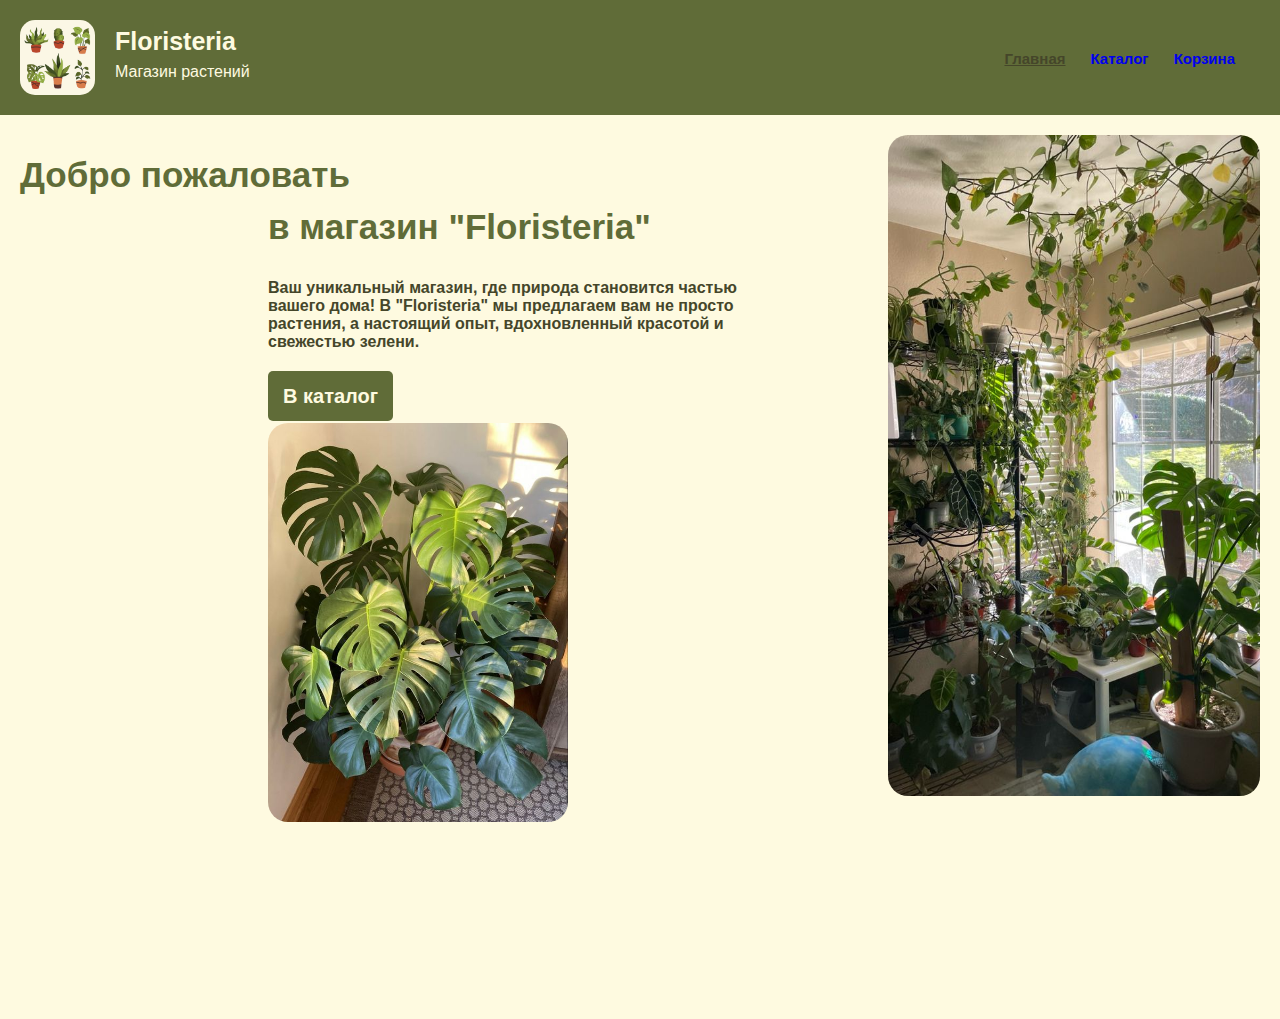
<file: index.html>
<!DOCTYPE html>
<html lang="en">
  <head>
    <meta charset="UTF-8" />
    <meta name="viewport" content="width=device-width, initial-scale=1.0" />
    <title>Document</title>
    <link rel="stylesheet" href="styles.css" />
  </head>
  <body>
    <header class="header">
      <div class="logo">
        <img src="img/5277698.jpg" alt="" class="logo-img" width="75px" />
        <p class="logo-title">Floristeria</p>
        <p class="logo-semi-title">Магазин растений</p>
      </div>

      <nav class="header-menu menu">
        <div class="menu-btn" onclick="burgerOpen()">
          <img src="img/burg.png" alt="" id="img-burger" />
        </div>
        <div class="menu-list-color">
          <ul class="menu-list">
            <li class="menu-it active">Главная</li>
            <li class="menu-it">
              <a href="cat.html" class="menu-list-link">Каталог</a>
            </li>

            <li class="menu-it">
              <a href="bag.html" class="menu-list-link">Корзина</a>
            </li>
          </ul>
        </div>
      </nav>
    </header>
    <div class="index-body">
      <div class="body-uslugi">
        <div class="title1">Добро пожаловать</div>
        <div class="title2">в магазин "Floristeria"</div>
        <div class="subtitle">
          Ваш уникальный магазин, где природа становится частью вашего дома! В
          "Floristeria" мы предлагаем вам не просто растения, а настоящий опыт,
          вдохновленный красотой и свежестью зелени.
        </div>
        <form class="to-cat" action="cat.html">
          <button class="btn-to-cat">В каталог</button>
        </form>
        <img src="img/plants-vibe.png" alt="" class="big" />
        <img src="img/plant-vibe2.png" alt="" class="small" />
        <!-- <button class="btn-down1"></button> -->
      </div>
    </div>
    <script src="script.js"></script>
  </body>
</html>
</file>
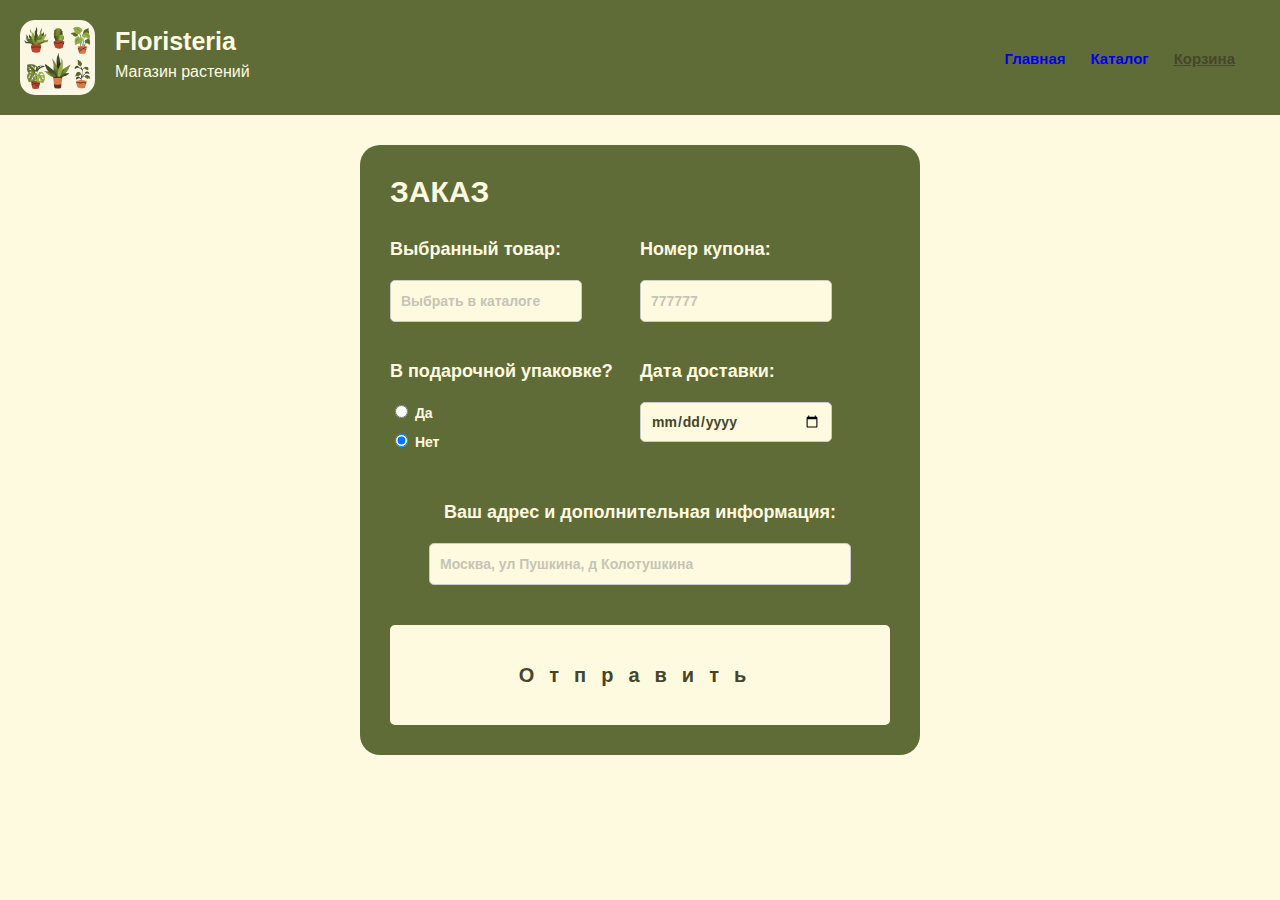
<file: bag.html>
<!DOCTYPE html>
<html lang="en">
  <head>
    <meta charset="UTF-8" />
    <meta name="viewport" content="width=device-width, initial-scale=1.0" />
    <title>Корзина</title>
    <link rel="stylesheet" href="styles.css" />
  </head>
  <body>
    <header class="header">
      <div class="logo">
        <img src="img/5277698.jpg" alt="" class="logo-img" width="75px" />
        <p class="logo-title">Floristeria</p>
        <p class="logo-semi-title">Магазин растений</p>
      </div>

      <nav class="header-menu menu">
        <div class="menu-btn" onclick="burgerOpen()">
          <img src="img/burg.png" alt="" id="img-burger" />
        </div>
        <div class="menu-list-color">
          <ul class="menu-list">
            <li class="menu-it">
              <a href="index.html" class="menu-list-link">Главная</a>
            </li>
            <li class="menu-it">
              <a href="cat.html" class="menu-list-link">Каталог</a>
            </li>
            <li class="menu-it active">Корзина</li>
          </ul>
        </div>
      </nav>
    </header>
    <div class="body-bag">
      <form action="submit_cart.php" method="get" class="form-body">
        <div class="form-title">ЗАКАЗ</div>
        <div class="product">
          <div class="form-label1">Выбранный товар:</div>
          <input
            class="form-input"
            type="text"
            id="productName"
            name="productName"
            placeholder="Выбрать в каталоге"
            readonly
          />
        </div>
        <div class="coupon">
          <div class="form-label1">Номер купона:</div>
          <input
            class="form-input"
            type="number"
            id="couponNumber"
            name="couponNumber"
            placeholder="777777"
          />
        </div>
        <div class="present-bag">
          <div class="form-label1">В подарочной упаковке?</div>
          <div class="radio-group">
            <label class="form-label-radio">
              <input type="radio" name="giftWrap" value="да" /> Да
            </label>
            <label class="form-label-radio">
              <input type="radio" name="giftWrap" value="нет" checked /> Нет
            </label>
          </div>
        </div>
        <div class="date-delivery">
          <div class="form-label1">Дата доставки:</div>
          <input
            class="form-input2"
            type="date"
            id="purchaseDate"
            name="purchaseDate"
          />
        </div>
        <div class="addres">
          <div class="form-label1">Ваш адрес и дополнительная информация:</div>
          <input
            class="form-input3"
            type="textarea"
            id="addres"
            name="addres"
            rows="5"
            placeholder="Москва, ул Пушкина, д Колотушкина"
          />
        </div>
        <input
          type="hidden"
          name="shopWish"
          value="с любовью ваша Floristeria"
        />

        <button class="form-btn" type="submit">Отправить</button>
      </form>
    </div>
    <script>
      const urlParams = new URLSearchParams(window.location.search);
      const productName = urlParams.get('productName');

      const productNameField = document.getElementById('productName');
      productNameField.value = productName;
    </script>

    <script src="script.js"></script>
  </body>
</html>
</file>
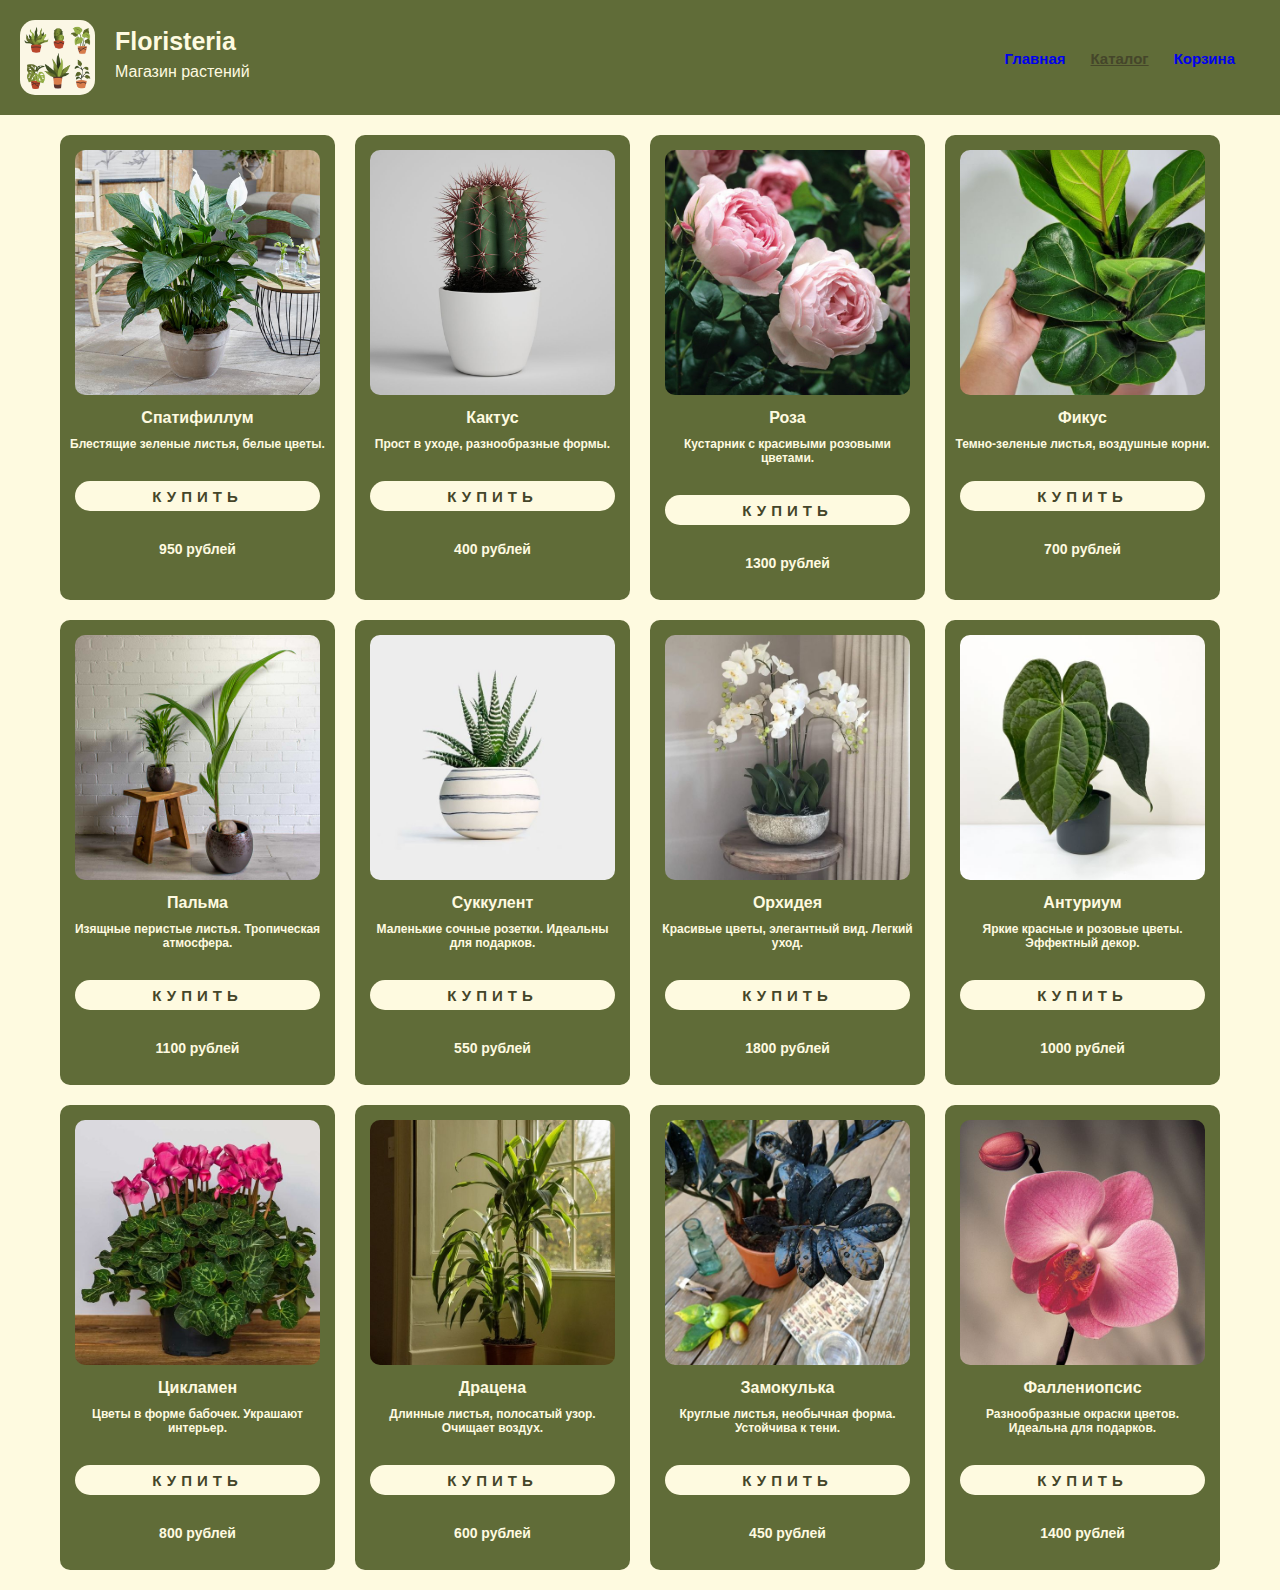
<file: cat.html>
<!DOCTYPE html>
<html lang="en">
  <head>
    <meta charset="UTF-8" />
    <meta name="viewport" content="width=device-width, initial-scale=1.0" />
    <title>Document</title>
    <link rel="stylesheet" href="styles.css" />
  </head>
  <body>
    <header class="header">
      <div class="logo">
        <img src="img/5277698.jpg" alt="" class="logo-img" width="75px" />
        <p class="logo-title">Floristeria</p>
        <p class="logo-semi-title">Магазин растений</p>
      </div>

      <nav class="header-menu menu">
        <div class="menu-btn" onclick="burgerOpen()">
          <img src="img/burg.png" alt="" id="img-burger" />
        </div>
        <div class="menu-list-color">
          <ul class="menu-list">
            <li class="menu-it">
              <a href="index.html" class="menu-list-link">Главная</a>
            </li>
            <li class="menu-it active">Каталог</li>
            <li class="menu-it">
              <a href="bag.html" class="menu-list-link">Корзина</a>
            </li>
          </ul>
        </div>
      </nav>
    </header>
    <div class="body-cat" id="cont"></div>
    <script src="script.js"></script>
    <script src="scriptCat.js"></script>
  </body>
</html>
</file>
<file: styles.css>
body {
  background-color: #fefae0;
  margin: 0;
  font-family: Verdana, Geneva, Tahoma, sans-serif;
}
.header {
  display: grid;
  background-color: #606c38;
  color: #fefae0;
  font-family: Verdana, Geneva, Tahoma, sans-serif;
  padding: 20px;
}
.logo {
  display: grid;
  grid-template-columns: min-content 1fr;
  column-gap: 20px;
}

.logo-title {
  margin: 0;
  align-self: center;
  font-weight: bold;
  font-size: 20px;
}

.logo-semi-title {
  margin: 0;
  align-self: flex-start;
  font-weight: 100;
}

.logo-img {
  border-radius: 15px;
}

.menu-list {
  list-style: none;
  padding: 0;
  margin: 0;
}

.active {
  color: #45462a;
  text-decoration: underline;
}

.header-menu {
  /* padding-right: 20px; */
}

.menu-list-link {
  text-decoration: none;
}

.menu-list-link:visited {
  color: #fefae0;
}

@media (width <= 712px) {
  .menu-list-color {
    background-color: transparent;
    margin-top: 30px;
    padding: 20px 0 30px 0;
  }

  .menu-list-open-color {
    background-color: #606c38;
  }
  .menu-list {
    display: none;
    row-gap: 15px;
    padding-left: 115px;
    font-size: 15px;
    font-weight: 700;
  }

  .menu-list-open {
    display: grid;
  }

  .logo-semi-title {
    display: none;
  }

  .logo-title {
    font-size: 30px;
  }

  .menu-btn {
    display: block;
    width: 50px;
    height: 50px;
    cursor: pointer;
    margin: 0;
    padding: 25px 25px 0 0;
    justify-self: end;
  }

  .menu {
    display: grid;
    padding-top: 10px;
  }

  .header-menu {
    position: absolute;
    left: 0;
    top: 0;
    right: 0;
  }
}

@media (width > 712px) {
  .menu-btn {
    display: none;
  }

  .logo-img {
    grid-row: span 2;
  }

  .logo-title {
    font-size: 25px;
  }

  .header {
    grid-template-columns: max-content 1fr;
    column-gap: 30px;
  }

  .menu-list {
    display: grid;
    grid-template-columns: repeat(4, max-content);
    column-gap: 25px;
  }

  .header-menu {
    padding-top: 30px;
    justify-self: end;
    font-size: 15px;
    font-weight: 700;
  }
}

/* index-body-nashi-uslugi */

.index-body {
  display: flex;
  flex-direction: column;
}

.body-uslugi {
  display: grid;
  grid-template-columns: 2fr 2fr 2fr 1fr 3fr;
  grid-template-rows: 1fr 1fr 1fr 1fr 8fr;
  margin: 20px;
}

.title1 {
  grid-row: 1 / 2;
  grid-column: 1 / 3;
  margin-top: 20px;
  font-size: 35px;
  font-weight: bolder;
  color: #606c38;
  font-family: Verdana, Geneva, Tahoma, sans-serif;
}

.title2 {
  grid-row: 2 / 3;
  grid-column: 2 / 4;
  color: #606c38;
  font-size: 35px;
  font-weight: bolder;
  font-family: Verdana, Geneva, Tahoma, sans-serif;
}

.subtitle {
  grid-row: 3 / 4;
  grid-column: 2 / 4;
  color: #45462a;
  font-family: Verdana, Geneva, Tahoma, sans-serif;
  font-weight: bold;
}

.btn-to-cat {
  height: 50px;
  padding: 10px 15px;
  font-size: 20px;
  color: #fefae0;
  background-color: #606c38;
  border: none;
  border-radius: 5px;
  font-weight: bolder;
  font-family: Verdana, Geneva, Tahoma, sans-serif;
  margin-top: 20px;
}

.to-cat {
  grid-row: 4 / 5;
  grid-column: 2 /3;
}

.big {
  grid-row: 1 / 6;
  grid-column: 5 / 6;
  width: 100%;
  border-radius: 20px;
}

.small {
  grid-row: 5 / 7;
  grid-column: 2 / 4;
  width: 300px;
  border-radius: 20px;
}

@media (width <= 712px) {
  .body-uslugi {
    display: grid;
    grid-template-columns: 1fr;
    /* grid-template-columns: 2fr 2fr 2fr 1fr 3fr; */
    /* grid-template-rows: 1fr 1fr 1fr 1fr 8fr; */
    margin: 20px;
  }
}
/* ////////////////// Страница каталога ////////////////// */

.body-cat {
  display: flex;
  flex-direction: row;
  flex-wrap: wrap;
  margin: 20px;
  gap: 20px;
  justify-content: center;
}

.card {
  width: 275px;
  height: 450px;
  background-color: #606c38;
  text-align: center;
  padding-top: 15px;
  border-radius: 10px;

  /* padding: 10px; */
  /* padding: 10px; */
  /* align-content: center; */
  /* vertical-align: middle; */
  /* padding: 0 auto; */
}

.productImage {
  width: 245px;
  height: 245px;
  margin-bottom: 10px;
  border-radius: 10px;
  /* width: 290px;
  height: 290px; */
}

.btn-buy {
  position: relative;
  bottom: -20px;
  width: 245px;
  height: 30px;
  border-radius: 20px;
  background-color: #fefae0;
  border-width: 0;
  color: #45462a;
  font-weight: bold;
  letter-spacing: 5px;
  font-size: 15px;
  font-family: Verdana, Geneva, Tahoma, sans-serif;
  /* box-shadow: ; */
}

.productName {
  color: #fefae0;
  font-size: 16px;
  font-weight: bold;
  font-family: Verdana, Geneva, Tahoma, sans-serif;
}

.productDescription {
  color: #fefae0;
  font-size: 12px;
  font-weight: bold;
  font-family: Verdana, Geneva, Tahoma, sans-serif;
  margin-top: 10px;
  margin-bottom: 10px;
  margin: 10px 10px 10px 10px;
}

.productPrice {
  color: #fefae0;
  font-size: 14px;
  font-weight: bold;
  font-family: Verdana, Geneva, Tahoma, sans-serif;
  margin-top: 50px;
}

/* ////////////////// Страница корзины-формы ////////////////// */

.body-bag {
  display: block;
  /* justify-content: center; */
  /* margin: 0 20px 0 20px; */
  width: 100%;
  /* text-align: center; */
  margin-top: 30px;
  margin-bottom: 20px;
}
.form-body {
  display: grid;
  grid-template-columns: 1fr 1fr;
  grid-template-rows: 1fr repeat(3, 10fr) 6fr;
  /* margin-top: 40px; */
  /* margin-bottom: 40px; */
  background-color: #606c38;
  width: 500px;
  height: 550px;
  border-radius: 20px;
  margin: auto;
  padding: 30px;
}

.form-title {
  grid-column: 1 / 3;
  grid-row: 1 / 2;
  text-align: left;
  color: #fefae0;
  font-size: 30px;
  font-weight: bold;
  font-family: Verdana, Geneva, Tahoma, sans-serif;
  margin-bottom: 20px;
}

.form-label1 {
  margin-top: 10px;
  color: #fefae0;
  font-size: 18px;
  font-weight: bold;
  font-family: Verdana, Geneva, Tahoma, sans-serif;
}

.radio-group {
  display: flex;
  flex-direction: column;
  row-gap: 10px;
  align-items: flex-start;
}

.product {
  text-align: left;
}

.coupon {
  text-align: left;
}

.form-label1 {
  margin-bottom: 20px;
}

.present-bag {
  text-align: left;
}

.addres {
  text-align: center;
  grid-column: 1 / 3;
  margin-top: 20px;
  margin-bottom: 40px;
  /* width: 300px; */
  /* grid-row: 4 / 5; */
}
.form-input {
  width: 170px;
  height: 20px;
  padding: 10px;
  font-size: 14px;
  font-weight: bold;
  color: #45462a;
  background-color: #fefae0;
  border: 1px solid #ccc;
  border-radius: 5px;
  font-family: Verdana, Geneva, Tahoma, sans-serif;
}
.form-input3 {
  width: 400px;
  height: 20px;
  padding: 10px;
  font-size: 14px;
  font-weight: bold;
  color: #45462a;
  background-color: #fefae0;
  border: 1px solid #ccc;
  border-radius: 5px;
  font-family: Verdana, Geneva, Tahoma, sans-serif;
}

.form-input2 {
  width: 170px;
  padding: 10px;
  font-size: 14px;
  font-weight: bold;
  color: #45462a;
  background-color: #fefae0;
  border: 1px solid #ccc;
  border-radius: 5px;
  font-family: Verdana, Geneva, Tahoma, sans-serif;
}

.form-label-radio {
  color: #fefae0;
  font-size: 14px;
  font-weight: bold;
  font-family: Verdana, Geneva, Tahoma, sans-serif;
}

.form-btn {
  grid-column: 1 / 3;
  text-align: center;
  letter-spacing: 15px;
  width: 500px;
  height: 100px;
  padding: 10px 15px;
  font-size: 20px;
  color: #45462a;
  background-color: #fefae0;
  border: none;
  border-radius: 5px;
  font-weight: bolder;
  font-family: Verdana, Geneva, Tahoma, sans-serif;
  cursor: pointer;
}

input::placeholder {
  font-weight: bold;
  opacity: 0.4;
  /* color: 45462a; */
}

@media (width <= 712px) {
  .form-body {
    display: flex;
    flex-direction: column;
    height: 650px;
    /* grid-template-columns: 1fr;
    grid-template-rows: repeat(); */
  }

  .addres {
    /* text-align: center;
    grid-column: 1 / 2;
    margin-top: 20px;
    margin-bottom: 40px; */
    /* width: 300px; */
    /* grid-row: 4 / 5; */
  }

  .form-title {
    grid-column: 1 / 2;
    /* grid-row: 1 / 2; */
    text-align: left;
    color: #fefae0;
    font-size: 30px;
    font-weight: bold;
    font-family: Verdana, Geneva, Tahoma, sans-serif;
    margin-bottom: 20px;
  }
}
</file>
